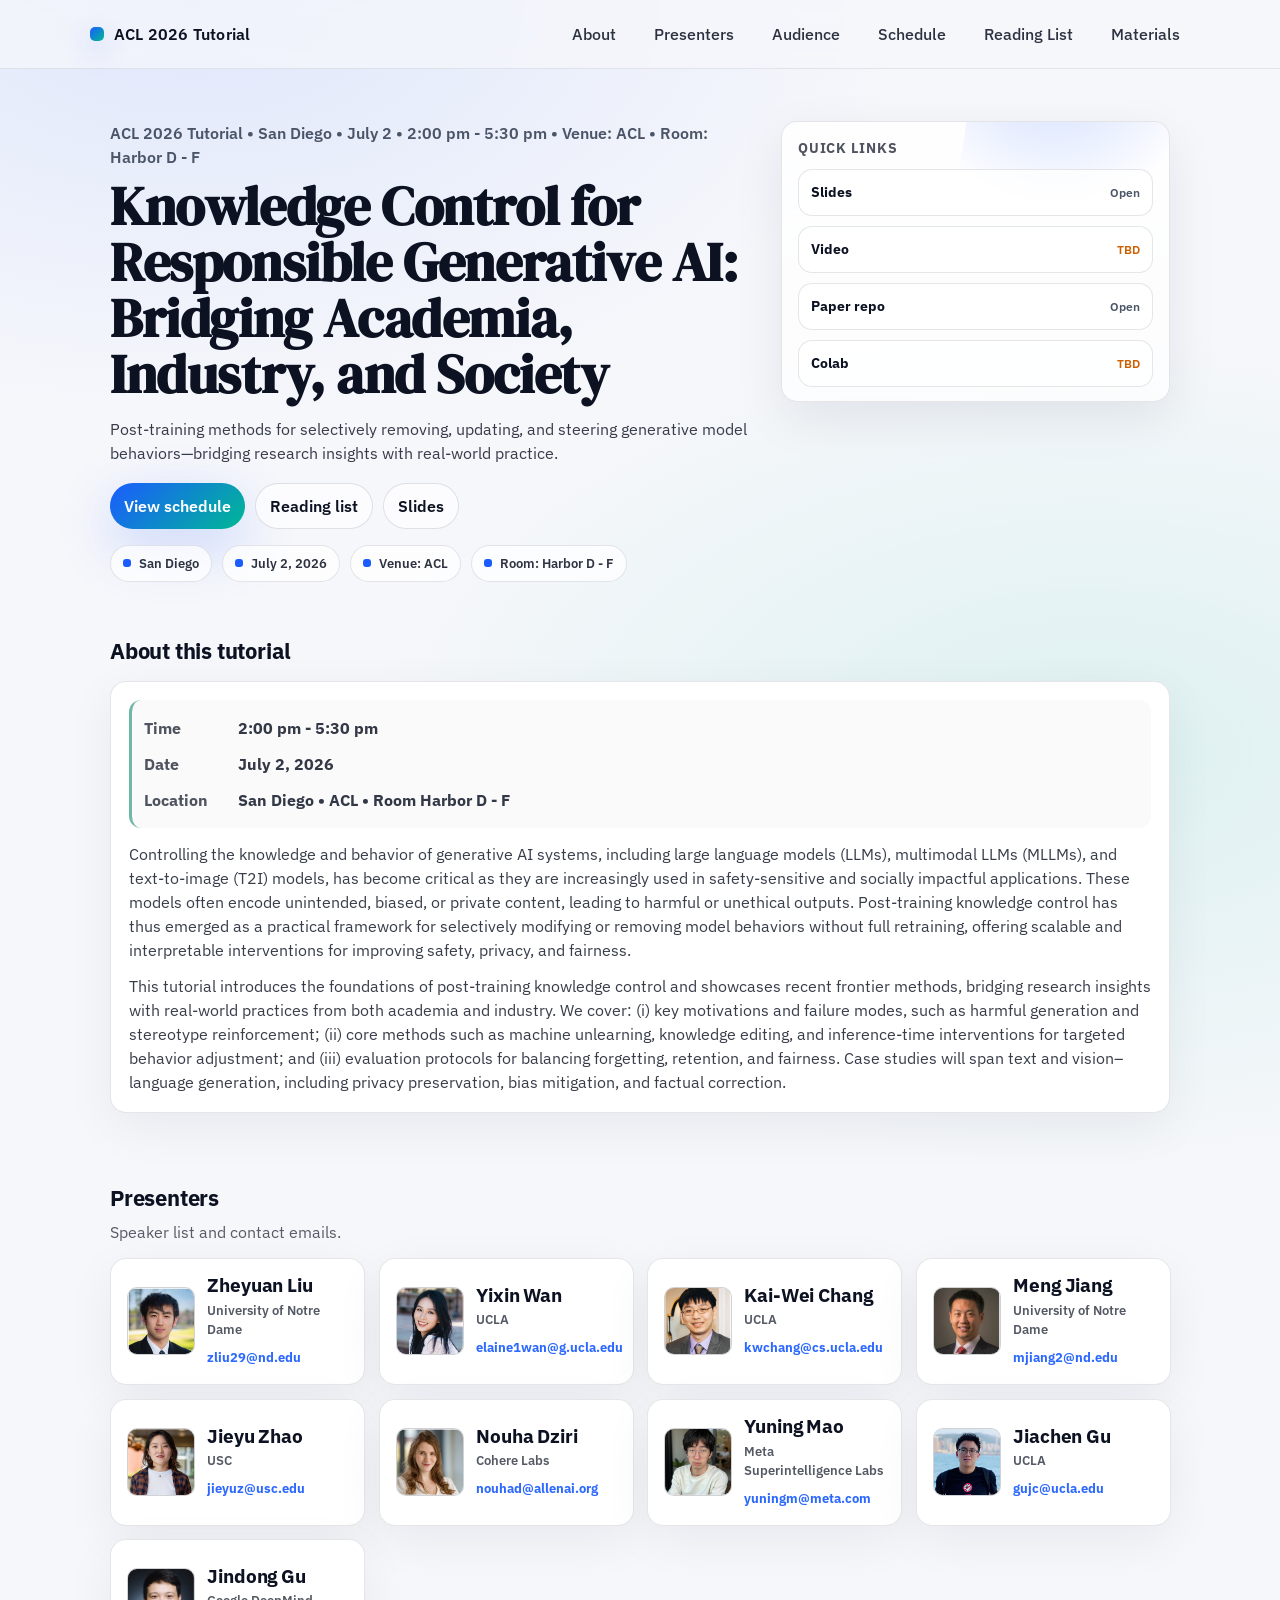
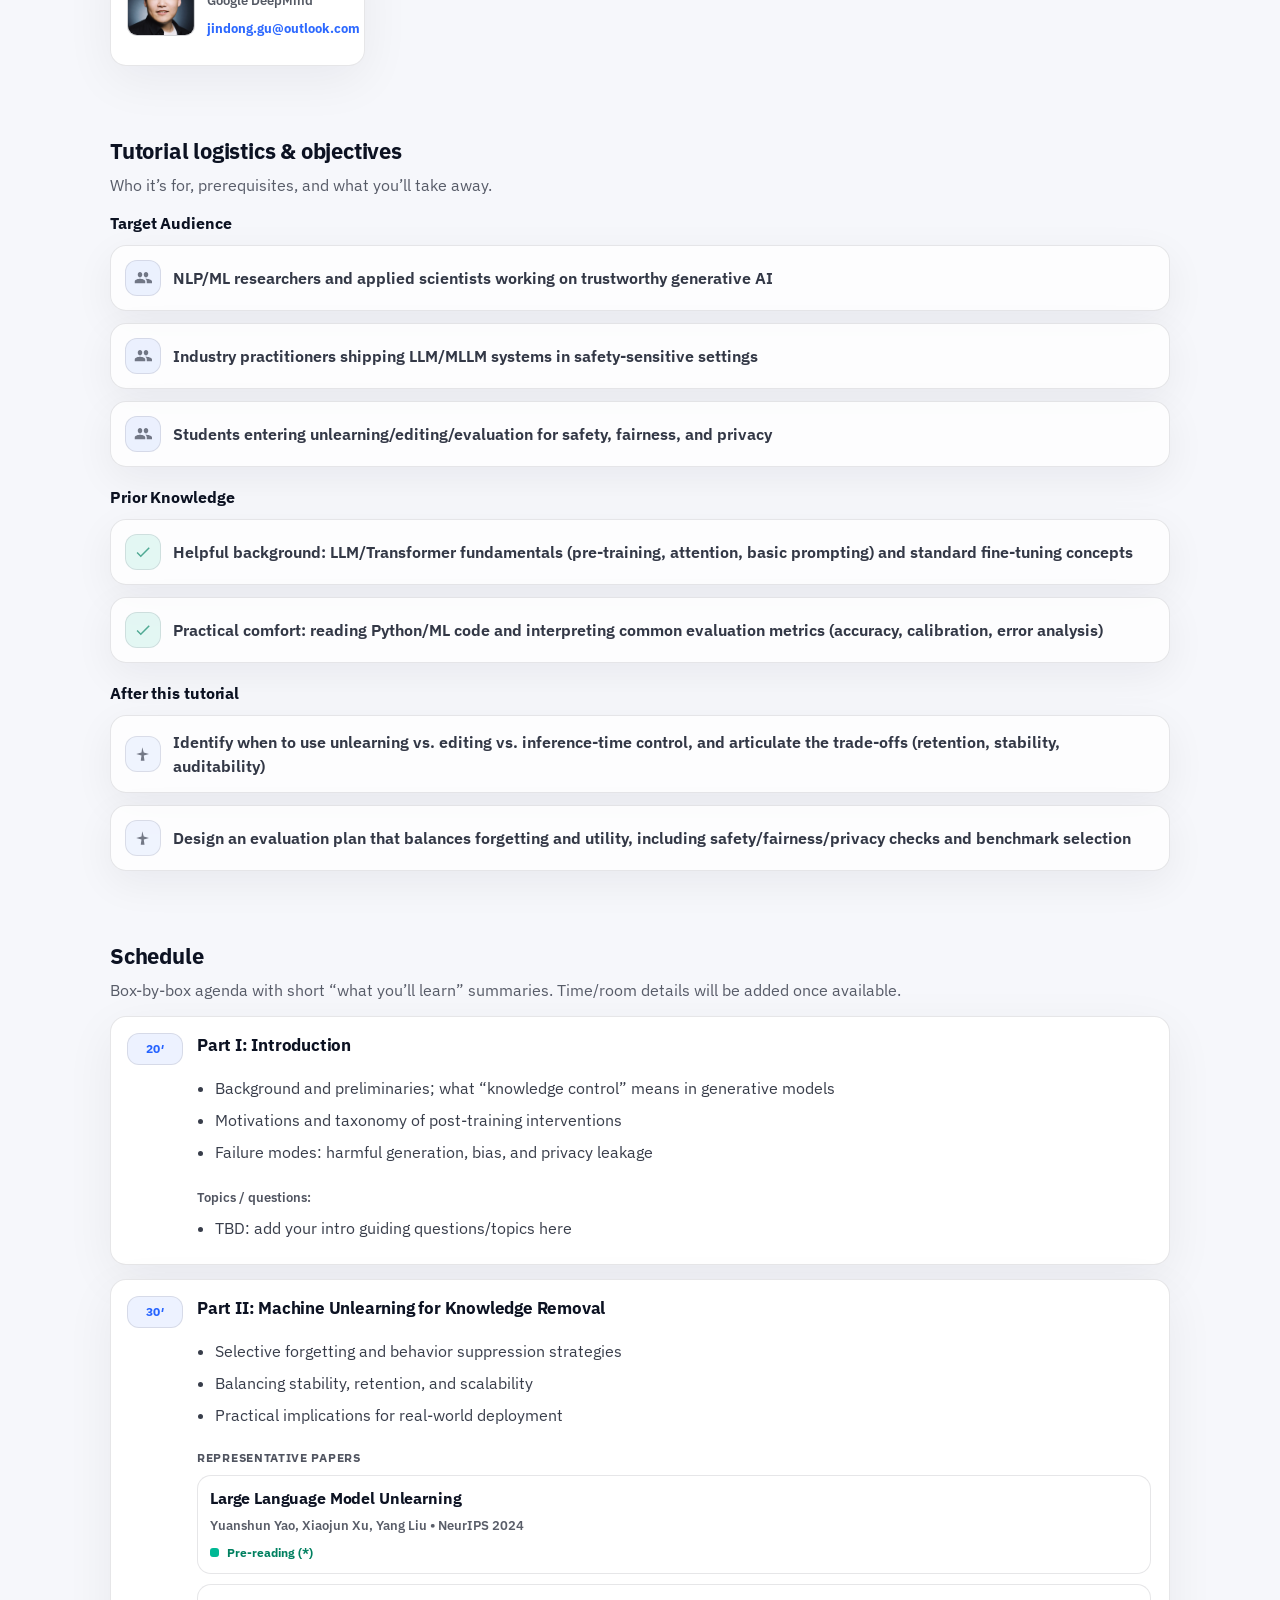
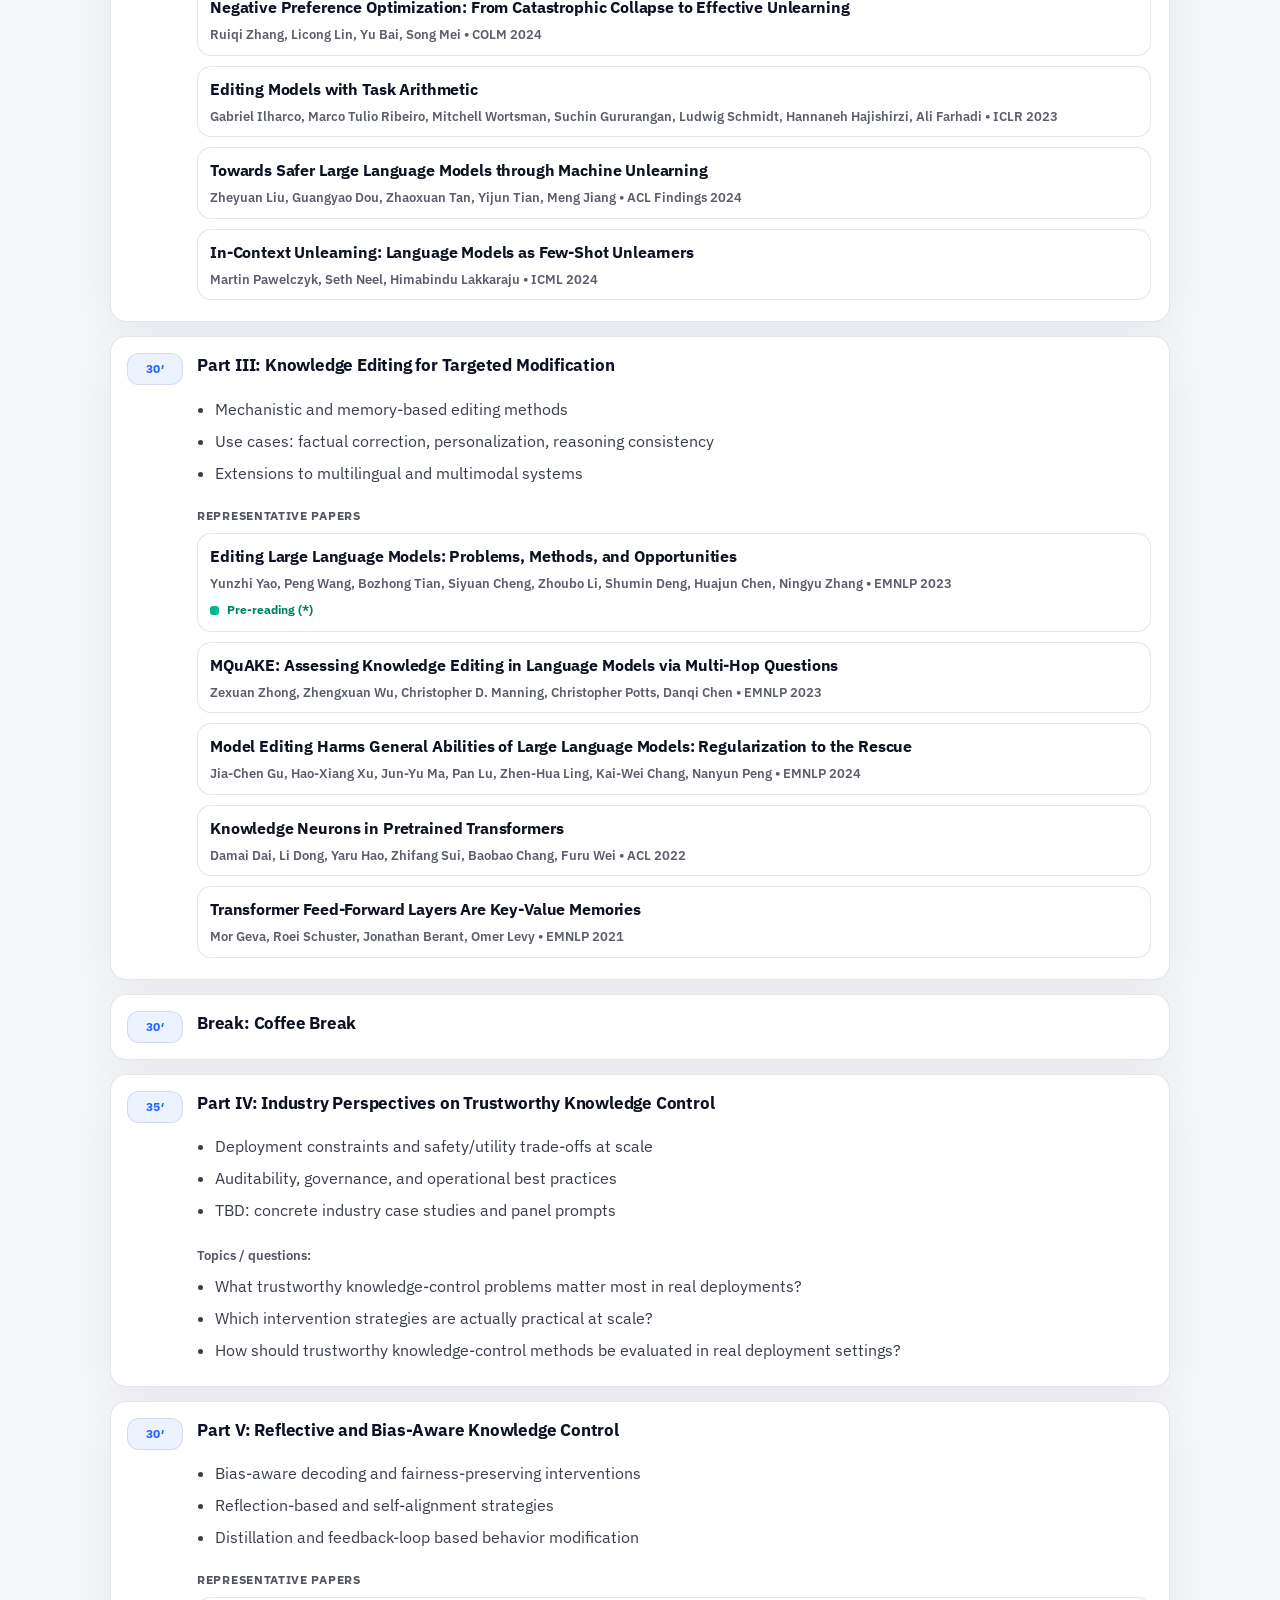
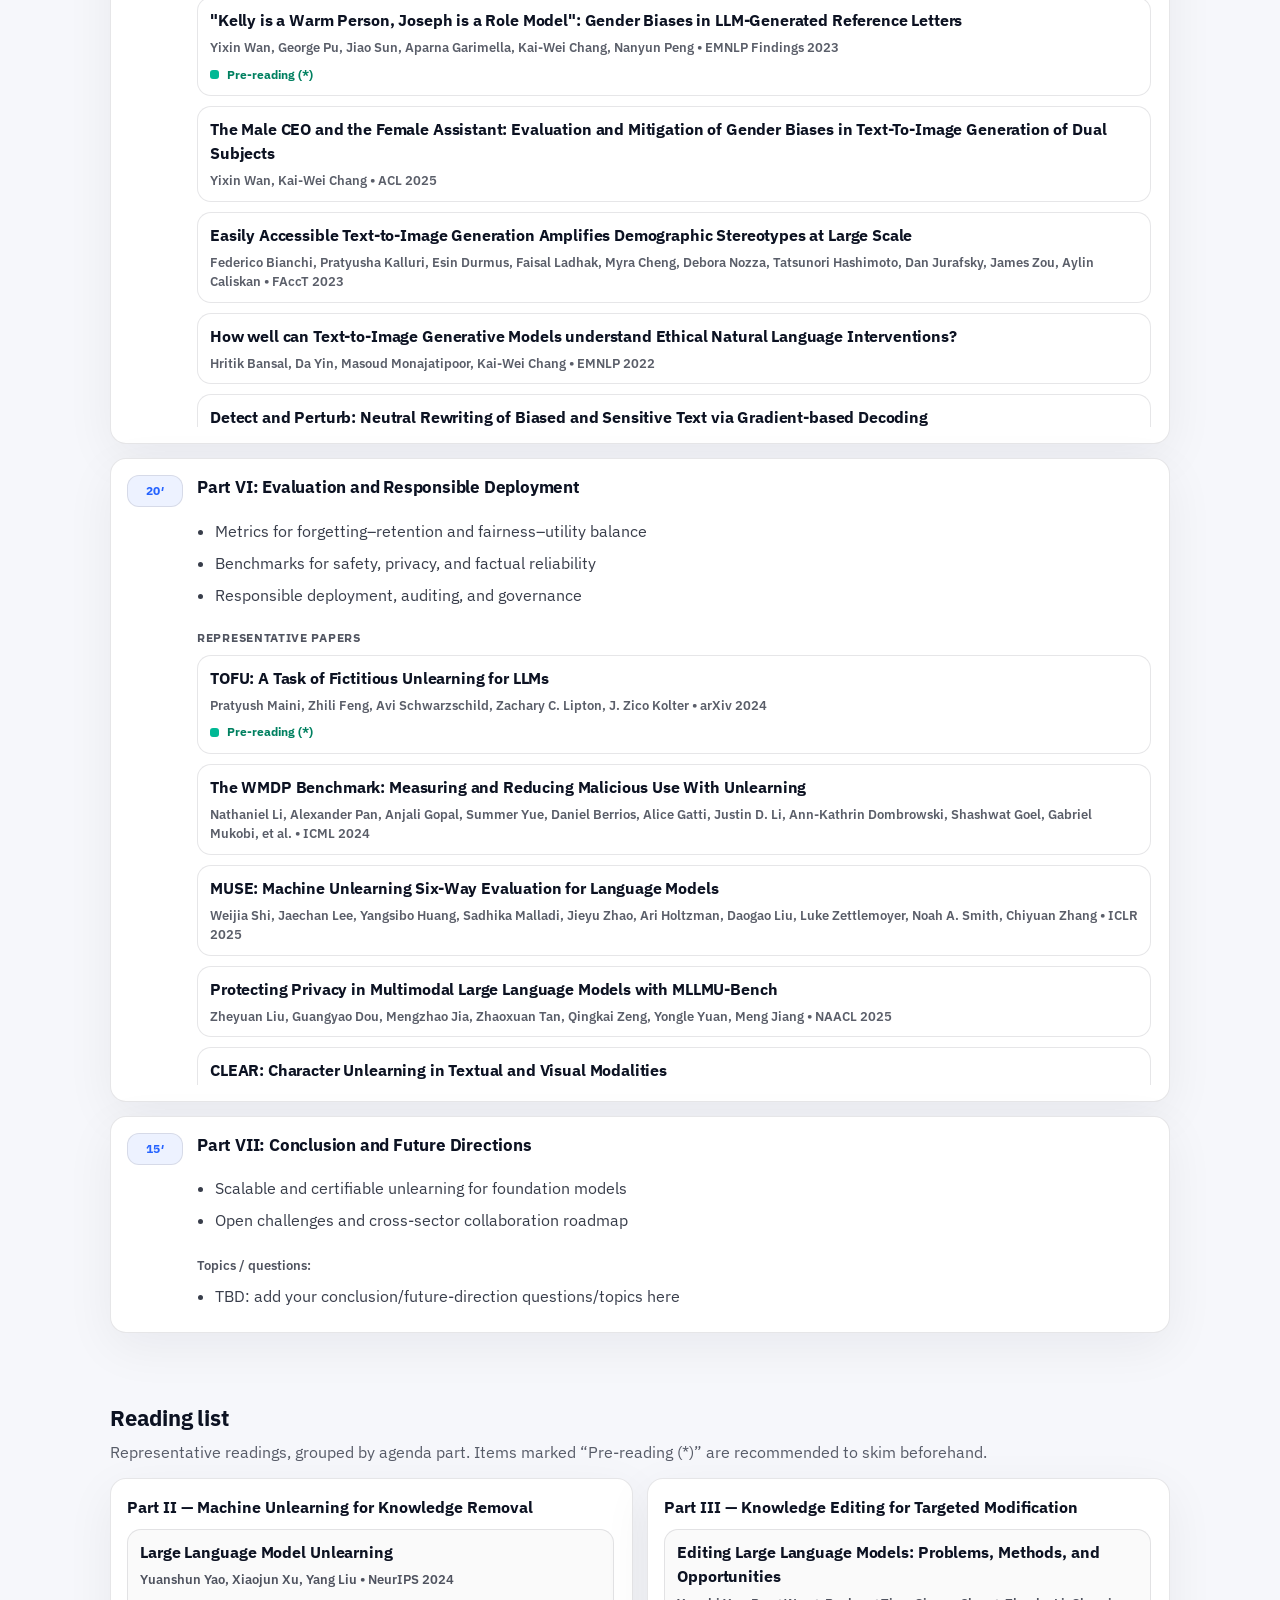
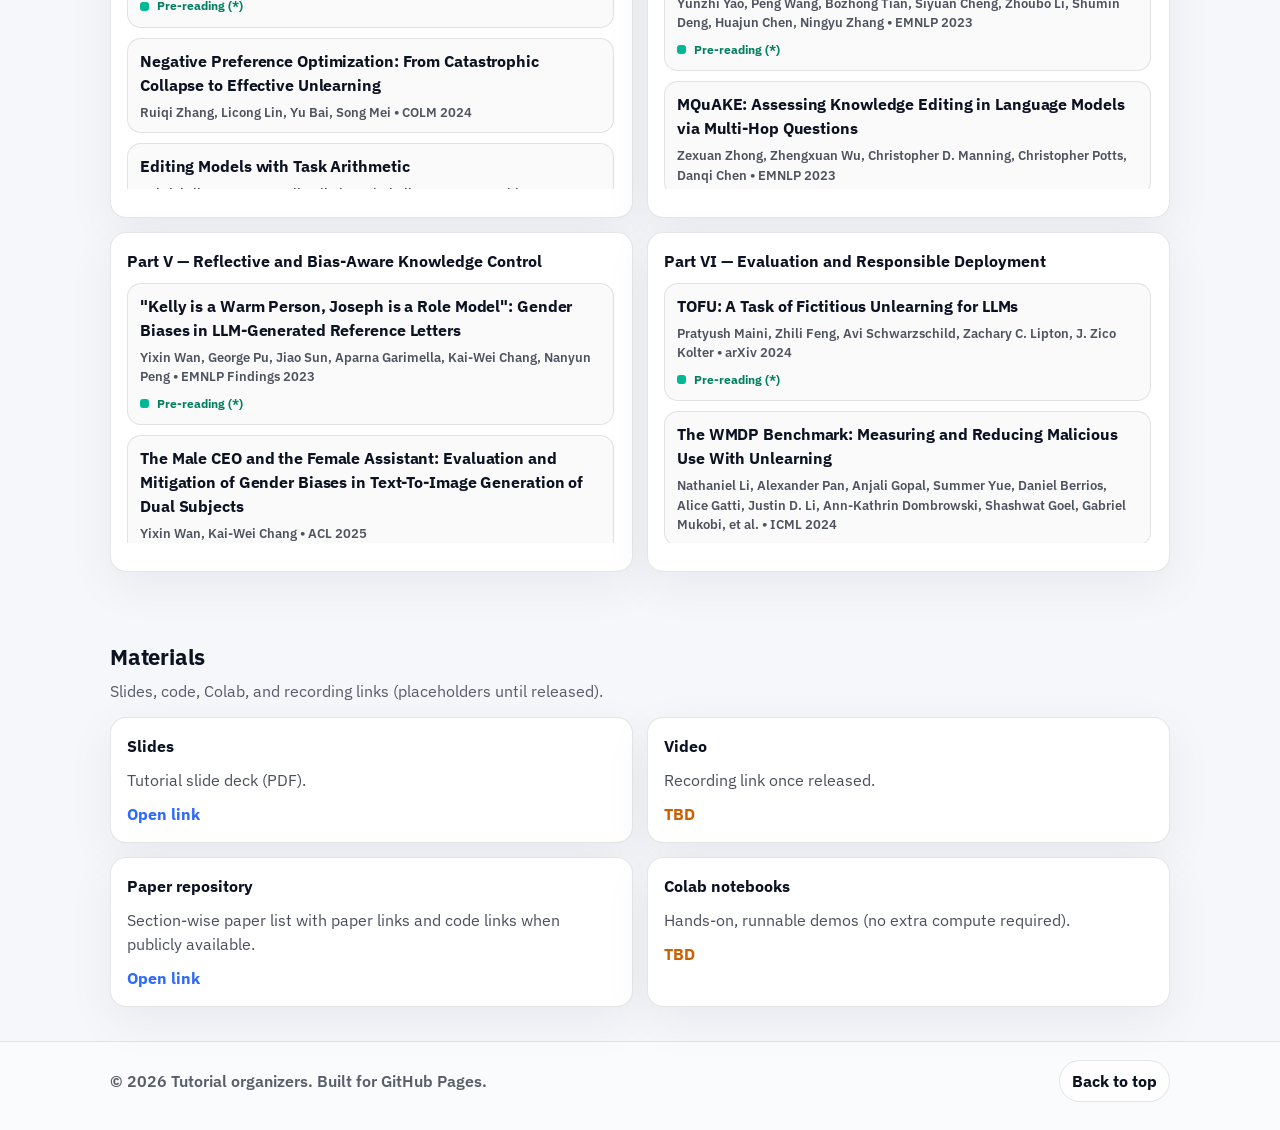
<file: index.html>
<!doctype html>
<html lang="en">
  <head>
    <meta charset="utf-8" />
    <meta name="viewport" content="width=device-width, initial-scale=1" />
    <title>ACL 2026 Tutorial • Knowledge Control for Responsible Generative AI</title>
    <meta
      name="description"
      content="ACL 2026 Tutorial: Knowledge Control for Responsible Generative AI: Bridging Academia, Industry, and Society."
    />
    <link rel="preconnect" href="https://fonts.googleapis.com" />
    <link rel="preconnect" href="https://fonts.gstatic.com" crossorigin />
    <link
      href="https://fonts.googleapis.com/css2?family=DM+Serif+Display:ital@0;1&family=IBM+Plex+Sans:wght@400;500;600&display=swap"
      rel="stylesheet"
    />
    <link rel="stylesheet" href="assets/css/style.css" />
  </head>
  <body>
    <a class="skip-link" href="#home">Skip to content</a>

    <header class="site-header" id="top">
      <div class="container header-inner">
        <a class="brand" href="#home" aria-label="Go to home">
          <span class="brand-mark" aria-hidden="true"></span>
          <span class="brand-text">ACL 2026 Tutorial</span>
        </a>

        <nav class="nav" aria-label="Primary">
          <button class="nav-toggle" type="button" aria-expanded="false" aria-controls="nav-links">
            Menu
          </button>
          <div id="nav-links" class="nav-links">
            <a href="#about">About</a>
            <a href="#presenters">Presenters</a>
            <a href="#audience">Audience</a>
            <a href="#schedule">Schedule</a>
            <a href="#reading">Reading List</a>
            <a href="#materials">Materials</a>
          </div>
        </nav>
      </div>
    </header>

    <main id="home">
      <section class="hero">
        <div class="container hero-inner">
          <div class="hero-copy">
            <p class="hero-eyebrow" id="eventLine">Loading…</p>
            <h1 class="hero-title" id="siteTitle">Loading…</h1>
            <p class="hero-lede">
              Post-training methods for selectively removing, updating, and steering generative model behaviors—bridging
              research insights with real-world practice.
            </p>

            <div class="hero-cta" id="heroCtas">
              <a class="button primary" href="#schedule">View schedule</a>
              <a class="button" href="#reading">Reading list</a>
            </div>

            <ul class="hero-meta" id="heroMeta" aria-label="Key info"></ul>
          </div>

          <div class="hero-card">
            <div class="hero-card-inner">
              <h2 class="card-title">Quick links</h2>
              <div class="quick-links" id="quickLinks"></div>
            </div>
          </div>
        </div>
      </section>

      <section class="section" id="about">
        <div class="container">
          <div class="section-head">
            <h2>About this tutorial</h2>
          </div>

          <div class="box box-wide about-box">
            <div class="about-info" id="aboutInfo" aria-label="Tutorial info"></div>
            <div id="aboutBody" class="prose"></div>
          </div>
        </div>
      </section>

      <section class="section" id="presenters">
        <div class="container">
          <div class="section-head">
            <h2>Presenters</h2>
            <p class="section-subtitle">Speaker list and contact emails.</p>
          </div>
          <div class="grid presenters-grid" id="presentersGrid" aria-label="Presenters"></div>
        </div>
      </section>

      <section class="section" id="audience">
        <div class="container">
          <div class="section-head">
            <h2>Tutorial logistics &amp; objectives</h2>
            <p class="section-subtitle">Who it’s for, prerequisites, and what you’ll take away.</p>
          </div>

          <div class="audience-stacks" aria-label="Audience stacks">
            <div class="stack">
              <h3 class="stack-title">Target Audience</h3>
              <div class="banner-list" id="audienceTarget" aria-label="Target audience banners"></div>
            </div>

            <div class="stack">
              <h3 class="stack-title">Prior Knowledge</h3>
              <div class="banner-list" id="audiencePrior" aria-label="Prior knowledge banners"></div>
            </div>

            <div class="stack">
              <h3 class="stack-title">After this tutorial</h3>
              <div class="banner-list" id="audienceAfter" aria-label="Outcomes banners"></div>
            </div>
          </div>
        </div>
      </section>

      <section class="section" id="schedule">
        <div class="container">
          <div class="section-head">
            <h2>Schedule</h2>
            <p class="section-subtitle">
              Box-by-box agenda with short “what you’ll learn” summaries. Time/room details will be added once available.
            </p>
          </div>

          <div class="grid schedule-grid" id="agendaGrid" aria-label="Agenda"></div>
        </div>
      </section>

      <section class="section" id="reading">
        <div class="container">
          <div class="section-head">
            <h2>Reading list</h2>
            <p class="section-subtitle">
              Representative readings, grouped by agenda part. Items marked “Pre-reading (*)” are recommended to skim
              beforehand.
            </p>
          </div>

          <div class="grid reading-grid" id="readingGrid" aria-label="Reading list by part"></div>
        </div>
      </section>

      <section class="section" id="materials">
        <div class="container">
          <div class="section-head">
            <h2>Materials</h2>
            <p class="section-subtitle">Slides, code, Colab, and recording links (placeholders until released).</p>
          </div>

          <div class="grid materials-grid" id="materialsGrid" aria-label="Materials"></div>
        </div>
      </section>
    </main>

    <footer class="site-footer">
      <div class="container footer-inner">
        <p class="footer-note">
          © <span id="year"></span> Tutorial organizers. Built for GitHub Pages.
        </p>
        <a class="back-to-top" href="#top">Back to top</a>
      </div>
    </footer>

    <script src="assets/js/main.js" defer></script>
  </body>
</html>
</file>
<file: assets/css/style.css>
:root {
  --bg: #f6f7fb;
  --panel: #ffffff;
  --text: #0c1222;
  --muted: #4b5568;
  --border: rgba(12, 18, 34, 0.12);
  --shadow: 0 16px 50px rgba(12, 18, 34, 0.08);
  --accent: #1b5cff;
  --accent2: #00b894;
  --warning: #cc5f00;
  --radius: 16px;
  --radius-sm: 12px;
  --container: 1100px;
  --serif: "DM Serif Display", ui-serif, Georgia, serif;
  --sans: "IBM Plex Sans", ui-sans-serif, system-ui, -apple-system, Segoe UI, sans-serif;
}

*,
*::before,
*::after {
  box-sizing: border-box;
}

html {
  scroll-behavior: smooth;
}

body {
  margin: 0;
  color: var(--text);
  background: radial-gradient(1200px 700px at 15% 0%, rgba(27, 92, 255, 0.10), transparent 60%),
    radial-gradient(1200px 700px at 85% 10%, rgba(0, 184, 148, 0.10), transparent 62%),
    var(--bg);
  font-family: var(--sans);
  line-height: 1.5;
}

a {
  color: inherit;
  text-decoration: none;
}

.container {
  max-width: var(--container);
  padding: 0 20px;
  margin: 0 auto;
}

.skip-link {
  position: absolute;
  left: -999px;
  top: 10px;
  background: var(--panel);
  border: 1px solid var(--border);
  padding: 10px 12px;
  border-radius: 10px;
  z-index: 1000;
}
.skip-link:focus {
  left: 12px;
}

.site-header {
  position: sticky;
  top: 0;
  z-index: 200;
  background: rgba(246, 247, 251, 0.72);
  backdrop-filter: blur(10px);
  border-bottom: 1px solid rgba(12, 18, 34, 0.08);
}

.header-inner {
  display: flex;
  gap: 16px;
  align-items: center;
  justify-content: space-between;
  padding: 14px 0;
}

.brand {
  display: inline-flex;
  align-items: center;
  gap: 10px;
  font-weight: 600;
}
.brand-mark {
  width: 14px;
  height: 14px;
  border-radius: 5px;
  background: linear-gradient(135deg, var(--accent), var(--accent2));
  box-shadow: 0 10px 26px rgba(27, 92, 255, 0.25);
}
.brand-text {
  letter-spacing: 0.2px;
}

.nav {
  display: flex;
  align-items: center;
  gap: 12px;
}

.nav-toggle {
  display: none;
  border: 1px solid var(--border);
  background: rgba(255, 255, 255, 0.6);
  border-radius: 999px;
  padding: 8px 12px;
  font-weight: 600;
  cursor: pointer;
}

.nav-links {
  display: flex;
  gap: 18px;
  align-items: center;
  font-weight: 500;
  color: rgba(12, 18, 34, 0.86);
}
.nav-links a {
  padding: 8px 10px;
  border-radius: 999px;
}
.nav-links a:hover {
  background: rgba(12, 18, 34, 0.06);
}

.hero {
  padding: 52px 0 18px;
}

.hero-inner {
  display: grid;
  grid-template-columns: 1.5fr 0.9fr;
  gap: 22px;
  align-items: stretch;
}

.hero-eyebrow {
  margin: 0 0 10px;
  color: var(--muted);
  font-weight: 600;
}

.hero-title {
  font-family: var(--serif);
  font-size: clamp(34px, 4.2vw, 54px);
  line-height: 1.04;
  margin: 0 0 14px;
  letter-spacing: -0.4px;
}

.hero-lede {
  margin: 0 0 18px;
  color: rgba(12, 18, 34, 0.82);
  max-width: 64ch;
}

.hero-cta {
  display: flex;
  flex-wrap: wrap;
  gap: 10px;
  margin: 12px 0 16px;
}

.button {
  display: inline-flex;
  align-items: center;
  justify-content: center;
  padding: 10px 14px;
  border-radius: 999px;
  border: 1px solid var(--border);
  background: rgba(255, 255, 255, 0.66);
  font-weight: 600;
}
.button:hover {
  background: rgba(255, 255, 255, 0.92);
}
.button.primary {
  background: linear-gradient(135deg, rgba(27, 92, 255, 1), rgba(0, 184, 148, 1));
  color: #fff;
  border: none;
  box-shadow: 0 18px 55px rgba(27, 92, 255, 0.22);
}
.button.primary:hover {
  filter: brightness(1.03);
}

.hero-meta {
  list-style: none;
  padding: 0;
  margin: 10px 0 0;
  display: flex;
  flex-wrap: wrap;
  gap: 10px;
}
.pill {
  display: inline-flex;
  align-items: center;
  gap: 8px;
  padding: 8px 12px;
  border-radius: 999px;
  background: rgba(255, 255, 255, 0.72);
  border: 1px solid rgba(12, 18, 34, 0.10);
  color: rgba(12, 18, 34, 0.86);
  font-weight: 600;
  font-size: 13px;
}
.pill .dot {
  width: 8px;
  height: 8px;
  border-radius: 3px;
  background: var(--accent);
}
.pill.tbd .dot {
  background: var(--warning);
}

.hero-card {
  border-radius: var(--radius);
  border: 1px solid rgba(12, 18, 34, 0.10);
  background: linear-gradient(180deg, rgba(255, 255, 255, 0.86), rgba(255, 255, 255, 0.70));
  box-shadow: var(--shadow);
  overflow: hidden;
  position: relative;
}
.hero-card::before {
  content: "";
  position: absolute;
  inset: -140px -60px auto auto;
  width: 260px;
  height: 260px;
  background: radial-gradient(circle at 30% 30%, rgba(27, 92, 255, 0.22), transparent 60%);
  transform: rotate(8deg);
}
.hero-card-inner {
  position: relative;
  padding: 16px 16px 14px;
}
.card-title {
  margin: 0 0 10px;
  font-size: 14px;
  text-transform: uppercase;
  letter-spacing: 0.9px;
  color: rgba(12, 18, 34, 0.72);
}

.quick-links {
  display: grid;
  gap: 10px;
}

.quick-link {
  display: flex;
  align-items: center;
  justify-content: space-between;
  gap: 10px;
  padding: 12px 12px;
  border-radius: 14px;
  border: 1px solid rgba(12, 18, 34, 0.10);
  background: rgba(255, 255, 255, 0.72);
}
.quick-link strong {
  font-size: 14px;
}
.quick-link span {
  color: var(--muted);
  font-weight: 600;
  font-size: 12px;
}
.quick-link:hover {
  background: rgba(255, 255, 255, 0.92);
}
.quick-link.tbd span {
  color: var(--warning);
}

.hero-card {
  align-self: start;
}

.section {
  padding: 34px 0;
}

.section-head {
  display: grid;
  gap: 6px;
  margin-bottom: 14px;
}
.section-head h2 {
  margin: 0;
  font-size: 22px;
  letter-spacing: -0.2px;
}
.section-subtitle {
  margin: 0;
  color: rgba(12, 18, 34, 0.68);
}

.box {
  background: var(--panel);
  border: 1px solid rgba(12, 18, 34, 0.10);
  border-radius: var(--radius);
  box-shadow: 0 14px 50px rgba(12, 18, 34, 0.06);
  padding: 16px;
}
.box-wide {
  padding: 18px;
}

.prose p {
  margin: 0 0 12px;
  color: rgba(12, 18, 34, 0.82);
}
.prose p:last-child {
  margin-bottom: 0;
}

.grid {
  display: grid;
  gap: 14px;
}
.presenters-grid {
  grid-template-columns: repeat(4, minmax(0, 1fr));
  grid-auto-rows: 1fr;
}
.callouts-grid {
  grid-template-columns: 1fr;
}
.schedule-grid {
  grid-template-columns: 1fr;
}
.reading-grid {
  grid-template-columns: repeat(2, minmax(0, 1fr));
}
.materials-grid {
  grid-template-columns: repeat(2, minmax(0, 1fr));
}

.presenter-card {
  display: grid;
  grid-template-columns: 68px 1fr;
  gap: 12px;
  align-items: center;
  height: 100%;
  min-height: 118px;
}

.presenter-link {
  display: block;
}
.presenter-link-card {
  transition: transform 180ms ease, box-shadow 180ms ease, border-color 180ms ease;
  will-change: transform;
}
.presenter-link:hover .presenter-link-card {
  transform: translateY(-4px);
  border-color: rgba(27, 92, 255, 0.26);
  box-shadow: 0 22px 70px rgba(12, 18, 34, 0.10);
}

.avatar {
  width: 68px;
  height: 68px;
  border-radius: 10px; /* square, not circle */
  border: 1px solid rgba(12, 18, 34, 0.14);
  object-fit: cover;
  background: rgba(12, 18, 34, 0.05);
}

.presenter-name {
  margin: 0;
  font-weight: 700;
  letter-spacing: -0.1px;
  line-height: 1.15;
}
.presenter-affil {
  margin: 4px 0 0;
  color: rgba(12, 18, 34, 0.70);
  font-weight: 600;
  font-size: 13px;
}
.presenter-email {
  margin: 8px 0 0;
  display: inline-flex;
  align-items: center;
  gap: 8px;
  font-weight: 700;
  font-size: 13px;
  color: rgba(27, 92, 255, 0.92);
}
.presenter-email:hover {
  text-decoration: underline;
}

.callout-title {
  margin: 0 0 10px;
  font-size: 14px;
  text-transform: uppercase;
  letter-spacing: 0.7px;
  color: rgba(12, 18, 34, 0.72);
}

/* Audience stacked banners (reference-like, non-clickable but hoverable) */
.audience-stacks {
  display: grid;
  gap: 18px;
  margin-top: 14px;
}
.stack-title {
  margin: 0 0 10px;
  font-size: 16px;
  letter-spacing: -0.1px;
}
.banner-list {
  display: grid;
  gap: 12px;
}
.banner-item {
  display: grid;
  grid-template-columns: 36px 1fr;
  gap: 12px;
  align-items: center;
  padding: 14px 14px;
  border-radius: 16px;
  border: 1px solid rgba(12, 18, 34, 0.10);
  background: rgba(255, 255, 255, 0.78);
  box-shadow: 0 12px 40px rgba(12, 18, 34, 0.06);
  transition: transform 180ms ease, box-shadow 180ms ease, border-color 180ms ease;
  will-change: transform;
}
.banner-item:hover {
  transform: translateY(-4px);
  border-color: rgba(27, 92, 255, 0.22);
  box-shadow: 0 20px 62px rgba(12, 18, 34, 0.10);
}
.banner-icon {
  width: 36px;
  height: 36px;
  border-radius: 12px;
  border: 1px solid rgba(12, 18, 34, 0.10);
  background: rgba(12, 18, 34, 0.03);
  position: relative;
}
.banner-icon::after {
  content: "";
  position: absolute;
  inset: 8px;
  background: rgba(12, 18, 34, 0.55);
  -webkit-mask-repeat: no-repeat;
  -webkit-mask-position: center;
  -webkit-mask-size: contain;
  mask-repeat: no-repeat;
  mask-position: center;
  mask-size: contain;
}
.banner-icon.people::after {
  -webkit-mask-image: url("data:image/svg+xml,%3Csvg xmlns='http://www.w3.org/2000/svg' viewBox='0 0 24 24'%3E%3Cpath fill='black' d='M16 11c1.66 0 3-1.57 3-3.5S17.66 4 16 4s-3 1.57-3 3.5S14.34 11 16 11ZM8 11c1.66 0 3-1.57 3-3.5S9.66 4 8 4 5 5.57 5 7.5 6.34 11 8 11Zm0 2c-2.33 0-7 1.17-7 3.5V19h14v-2.5C15 14.17 10.33 13 8 13Zm8 0c-.29 0-.62.02-.97.05 1.16.84 1.97 1.91 1.97 3.45V19h7v-2.5C24 14.17 18.33 13 16 13Z'/%3E%3C/svg%3E");
  mask-image: url("data:image/svg+xml,%3Csvg xmlns='http://www.w3.org/2000/svg' viewBox='0 0 24 24'%3E%3Cpath fill='black' d='M16 11c1.66 0 3-1.57 3-3.5S17.66 4 16 4s-3 1.57-3 3.5S14.34 11 16 11ZM8 11c1.66 0 3-1.57 3-3.5S9.66 4 8 4 5 5.57 5 7.5 6.34 11 8 11Zm0 2c-2.33 0-7 1.17-7 3.5V19h14v-2.5C15 14.17 10.33 13 8 13Zm8 0c-.29 0-.62.02-.97.05 1.16.84 1.97 1.91 1.97 3.45V19h7v-2.5C24 14.17 18.33 13 16 13Z'/%3E%3C/svg%3E");
}
.banner-icon.check::after {
  background: rgba(0, 128, 96, 0.65);
  -webkit-mask-image: url("data:image/svg+xml,%3Csvg xmlns='http://www.w3.org/2000/svg' viewBox='0 0 24 24'%3E%3Cpath fill='black' d='M9 16.17 4.83 12 3.41 13.41 9 19l12-12-1.41-1.41z'/%3E%3C/svg%3E");
  mask-image: url("data:image/svg+xml,%3Csvg xmlns='http://www.w3.org/2000/svg' viewBox='0 0 24 24'%3E%3Cpath fill='black' d='M9 16.17 4.83 12 3.41 13.41 9 19l12-12-1.41-1.41z'/%3E%3C/svg%3E");
}
.banner-icon.spark::after {
  -webkit-mask-image: url("data:image/svg+xml,%3Csvg xmlns='http://www.w3.org/2000/svg' viewBox='0 0 24 24'%3E%3Cpath fill='black' d='M9 21 10 14 3 12l7-2 1-7 2 7 7 2-7 2 1 7z'/%3E%3C/svg%3E");
  mask-image: url("data:image/svg+xml,%3Csvg xmlns='http://www.w3.org/2000/svg' viewBox='0 0 24 24'%3E%3Cpath fill='black' d='M9 21 10 14 3 12l7-2 1-7 2 7 7 2-7 2 1 7z'/%3E%3C/svg%3E");
}
.banner-icon.people {
  background: rgba(27, 92, 255, 0.08);
}
.banner-icon.check {
  background: rgba(0, 184, 148, 0.10);
}
.banner-icon.spark {
  background: rgba(27, 92, 255, 0.06);
}
.banner-text {
  font-weight: 650;
  color: rgba(12, 18, 34, 0.84);
}

.paper-scroll {
  max-height: 260px;
  overflow: auto;
  padding-right: 2px;
}
.paper-scroll::-webkit-scrollbar {
  width: 10px;
}
.paper-scroll::-webkit-scrollbar-track {
  background: rgba(12, 18, 34, 0.04);
  border-radius: 999px;
}
.paper-scroll::-webkit-scrollbar-thumb {
  background: rgba(12, 18, 34, 0.16);
  border-radius: 999px;
  border: 2px solid rgba(255, 255, 255, 0.65);
}
.banner-text {
  font-weight: 650;
  color: rgba(12, 18, 34, 0.84);
}

/* About section: info panel like reference */
.about-box {
  display: grid;
  gap: 14px;
}
.about-info {
  border-left: 3px solid rgba(0, 128, 96, 0.55);
  padding: 10px 12px;
  border-radius: 12px;
  background: rgba(12, 18, 34, 0.02);
}
.about-row {
  display: grid;
  grid-template-columns: 84px 1fr;
  gap: 10px;
  padding: 6px 0;
}
.about-label {
  font-weight: 800;
  color: rgba(12, 18, 34, 0.72);
}
.about-value {
  font-weight: 750;
  color: rgba(12, 18, 34, 0.84);
}

/* Audience callouts: “clickable” hover lift (not links) */
.callout-box {
  transition: transform 180ms ease, box-shadow 180ms ease, border-color 180ms ease;
  will-change: transform;
}
.callout-box:hover {
  transform: translateY(-4px);
  border-color: rgba(27, 92, 255, 0.26);
  box-shadow: 0 22px 70px rgba(12, 18, 34, 0.10);
}
.callout-box:active {
  transform: translateY(-2px);
}
.bullets {
  padding-left: 18px;
  margin: 0;
  color: rgba(12, 18, 34, 0.82);
}
.bullets li {
  margin: 8px 0;
}

.agenda-card {
  display: grid;
  grid-template-columns: 56px 1fr;
  gap: 14px;
  align-items: start;
}
.minute-badge {
  width: 56px;
  min-height: 32px;
  display: inline-flex;
  align-items: center;
  justify-content: center;
  border-radius: 12px;
  border: 1px solid rgba(12, 18, 34, 0.10);
  background: rgba(27, 92, 255, 0.08);
  color: rgba(27, 92, 255, 0.95);
  font-weight: 900;
  font-size: 12px;
  letter-spacing: 0.2px;
}
.agenda-main {
  display: grid;
  gap: 10px;
}
.agenda-top {
  display: flex;
  gap: 10px;
  align-items: baseline;
  justify-content: space-between;
  flex-wrap: wrap;
}
.agenda-title {
  margin: 0;
  font-size: 17px;
  letter-spacing: -0.2px;
}
.agenda-subtitle {
  margin: 4px 0 0;
  color: rgba(12, 18, 34, 0.66);
  font-weight: 700;
  font-size: 13px;
}
.agenda-body {
  margin: 0;
  padding-left: 18px;
  color: rgba(12, 18, 34, 0.82);
}
.agenda-body li {
  margin: 8px 0;
}

.agenda-papers {
  display: grid;
  gap: 8px;
}
.agenda-paper-scroll {
  max-height: 430px;
  overflow-y: auto;
  padding-right: 2px;
}
.agenda-paper-scroll .agenda-paper {
  margin-top: 10px;
}
.agenda-paper-scroll .agenda-paper:first-child {
  margin-top: 0;
}
.agenda-paper-scroll::-webkit-scrollbar {
  width: 10px;
}
.agenda-paper-scroll::-webkit-scrollbar-track {
  background: rgba(12, 18, 34, 0.04);
  border-radius: 999px;
}
.agenda-paper-scroll::-webkit-scrollbar-thumb {
  background: rgba(12, 18, 34, 0.16);
  border-radius: 999px;
  border: 2px solid rgba(255, 255, 255, 0.65);
}
.agenda-papers-title {
  margin: 4px 0 0;
  color: rgba(12, 18, 34, 0.72);
  font-weight: 800;
  font-size: 12px;
  text-transform: uppercase;
  letter-spacing: 0.7px;
}
.agenda-paper {
  padding: 10px 12px;
  border-radius: 14px;
  border: 1px solid rgba(12, 18, 34, 0.10);
  background: rgba(255, 255, 255, 0.72);
}
.agenda-paper-title {
  margin: 0;
  font-weight: 900;
  letter-spacing: -0.15px;
}
.agenda-paper-meta {
  margin: 6px 0 0;
  color: rgba(12, 18, 34, 0.68);
  font-weight: 600;
  font-size: 13px;
}
.agenda-paper-note {
  margin: 8px 0 0;
  display: inline-flex;
  align-items: center;
  gap: 8px;
  font-weight: 900;
  font-size: 12px;
  color: rgba(0, 128, 96, 1);
}
.agenda-paper-note .star {
  width: 9px;
  height: 9px;
  border-radius: 3px;
  background: var(--accent2);
}

.reading-part-title {
  margin: 0 0 10px;
  font-size: 16px;
}

/* Make each reading-list part card a fixed-height scroll container */
.reading-part-card {
  display: flex;
  flex-direction: column;
  height: 340px;
}
.paper-scroll {
  flex: 1;
  min-height: 0;
}
.paper {
  padding: 10px 12px;
  border-radius: 14px;
  border: 1px solid rgba(12, 18, 34, 0.10);
  background: rgba(12, 18, 34, 0.02);
  margin: 10px 0 0;
}
.paper:first-of-type {
  margin-top: 0;
}
.paper-title {
  margin: 0;
  font-weight: 800;
  letter-spacing: -0.1px;
}
.paper-meta {
  margin: 6px 0 0;
  color: rgba(12, 18, 34, 0.72);
  font-weight: 600;
  font-size: 13px;
}
.paper-note {
  margin: 8px 0 0;
  display: inline-flex;
  align-items: center;
  gap: 8px;
  font-weight: 800;
  font-size: 12px;
  color: rgba(0, 128, 96, 1);
}
.paper-note .star {
  width: 9px;
  height: 9px;
  border-radius: 3px;
  background: var(--accent2);
}

.material-card {
  display: flex;
  flex-direction: column;
  gap: 10px;
}
.material-card h3 {
  margin: 0;
  font-size: 16px;
}
.material-card p {
  margin: 0;
  color: rgba(12, 18, 34, 0.74);
}
.material-card a {
  font-weight: 800;
  color: rgba(27, 92, 255, 0.92);
}
.material-card a:hover {
  text-decoration: underline;
}
.material-card .tbd {
  font-weight: 800;
  color: var(--warning);
}

.site-footer {
  padding: 18px 0 28px;
  border-top: 1px solid rgba(12, 18, 34, 0.10);
  background: rgba(255, 255, 255, 0.52);
}
.footer-inner {
  display: flex;
  align-items: center;
  justify-content: space-between;
  gap: 16px;
  flex-wrap: wrap;
}
.footer-note {
  margin: 0;
  color: rgba(12, 18, 34, 0.68);
  font-weight: 600;
}
.back-to-top {
  padding: 8px 12px;
  border-radius: 999px;
  border: 1px solid rgba(12, 18, 34, 0.10);
  background: rgba(255, 255, 255, 0.68);
  font-weight: 700;
}
.back-to-top:hover {
  background: rgba(255, 255, 255, 0.92);
}

@media (max-width: 980px) {
  .hero-inner {
    grid-template-columns: 1fr;
  }
  .presenters-grid {
    grid-template-columns: repeat(2, minmax(0, 1fr));
  }
}

@media (max-width: 720px) {
  .nav-toggle {
    display: inline-flex;
  }
  .nav-links {
    display: none;
    position: absolute;
    right: 20px;
    top: 56px;
    background: rgba(255, 255, 255, 0.95);
    border: 1px solid rgba(12, 18, 34, 0.10);
    border-radius: 16px;
    padding: 10px;
    flex-direction: column;
    align-items: stretch;
    gap: 4px;
    box-shadow: var(--shadow);
    min-width: 220px;
  }
  .nav-links a {
    border-radius: 12px;
  }
  .nav-links.open {
    display: flex;
  }
  .callouts-grid,
  .schedule-grid,
  .reading-grid,
  .materials-grid {
    grid-template-columns: 1fr;
  }

  .agenda-card {
    grid-template-columns: 1fr;
  }
  .minute-badge {
    width: fit-content;
    padding: 6px 10px;
    border-radius: 999px;
    justify-self: start;
  }
}
</file>
